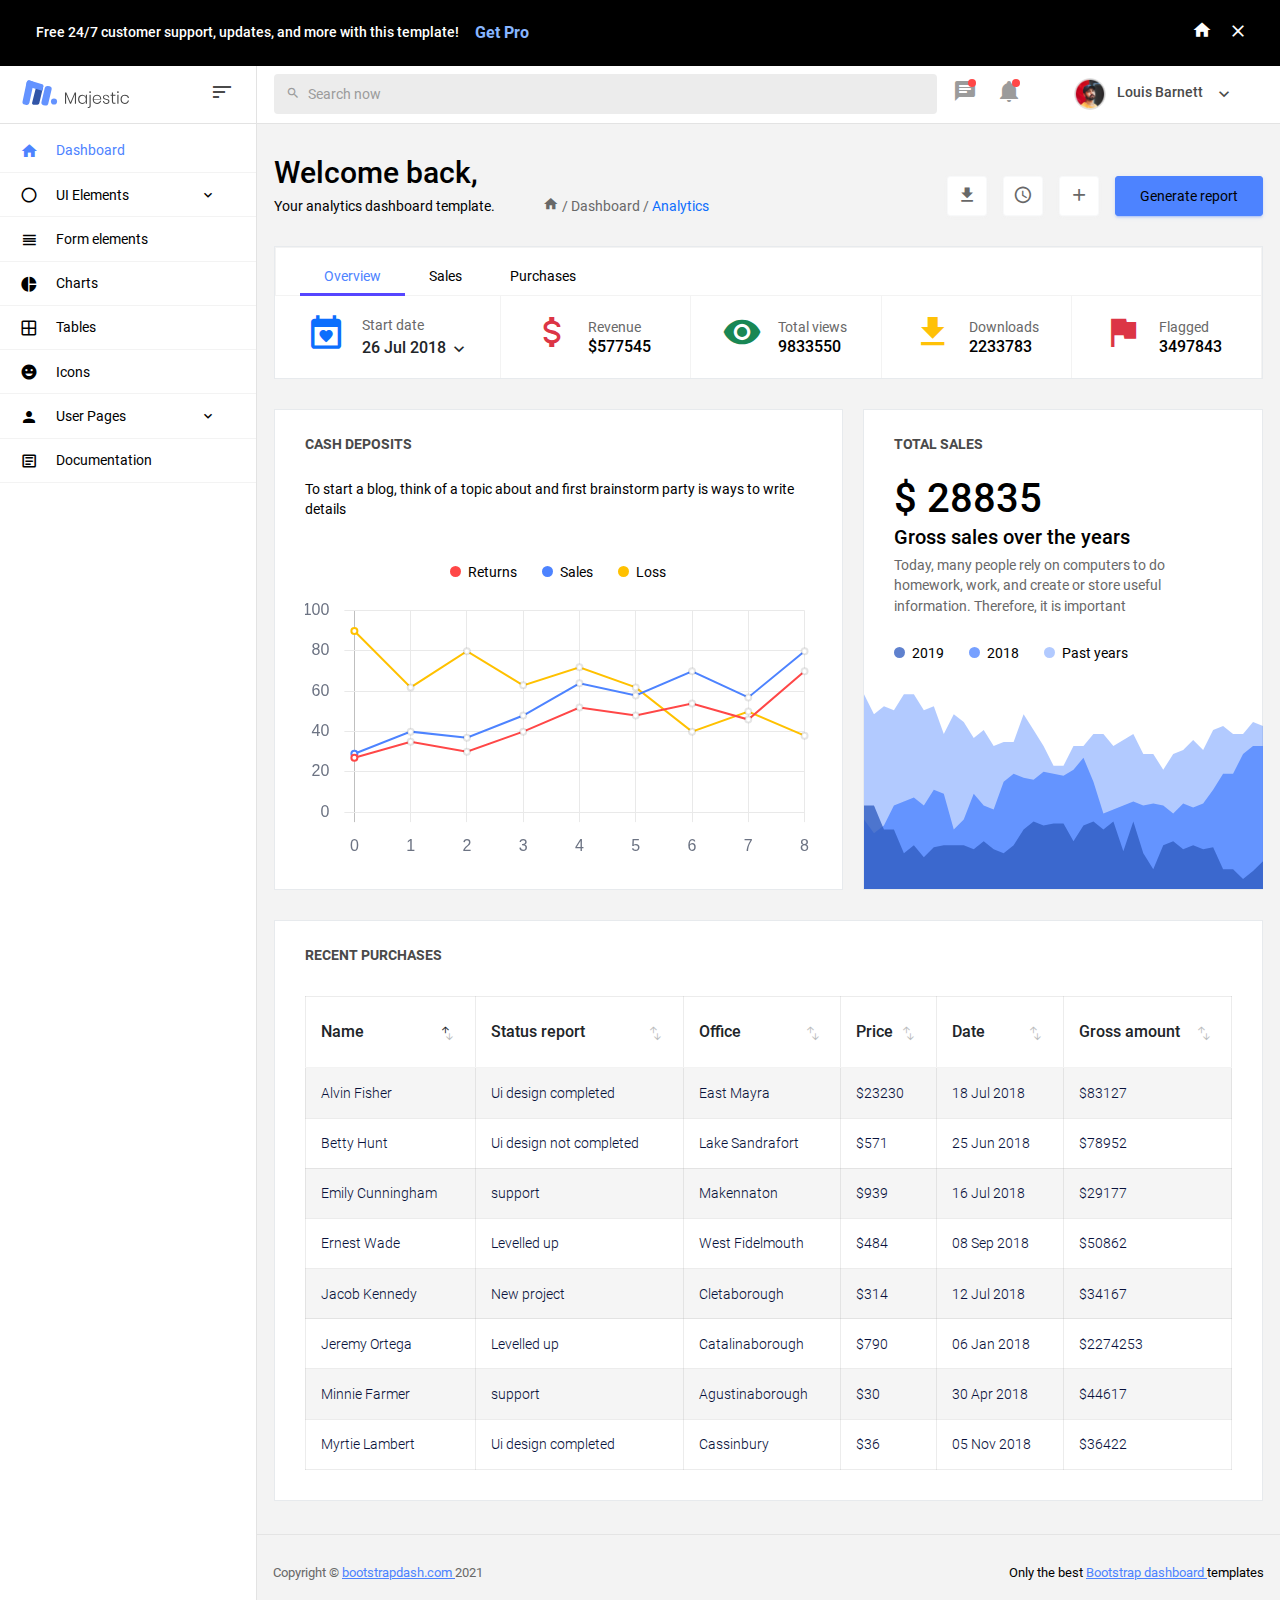
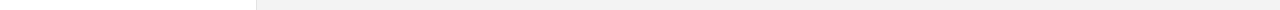
<file: static/static/index.html>
<!DOCTYPE html>
<html lang="en">

<head>
  <!-- Required meta tags -->
  <meta charset="utf-8">
  <meta name="viewport" content="width=device-width, initial-scale=1, shrink-to-fit=no">
  <title>Majestic Admin</title>
  <!-- plugins:css -->
  <link rel="stylesheet" href="vendors/mdi/css/materialdesignicons.min.css">
  <link rel="stylesheet" href="vendors/base/vendor.bundle.base.css">
  <!-- endinject -->
  <!-- plugin css for this page -->
  <link rel="stylesheet" href="vendors/datatables.net-bs4/dataTables.bootstrap4.css">
  <!-- End plugin css for this page -->
  <!-- inject:css -->
  <link rel="stylesheet" href="css/style.css">
  <!-- endinject -->
  <link rel="shortcut icon" href="images/favicon.png" />
</head>
<body>
  <div class="container-scroller">
    <div class="row p-0 m-0 proBanner" id="proBanner">
      <div class="col-md-12 p-0 m-0">
        <div class="card-body card-body-padding d-flex align-items-center justify-content-between">
          <div class="ps-lg-1">
            <div class="d-flex align-items-center justify-content-between">
              <p class="mb-0 font-weight-medium me-3 buy-now-text">Free 24/7 customer support, updates, and more with this template!</p>
              <a href="https://www.bootstrapdash.com/product/majestic-admin-pro/?utm_source=organic&utm_medium=banner&utm_campaign=buynow_demo" target="_blank" class="btn me-2 buy-now-btn border-0">Get Pro</a>
            </div>
          </div>
          <div class="d-flex align-items-center justify-content-between">
            <a href="https://www.bootstrapdash.com/product/majestic-admin-pro/"><i class="mdi mdi-home me-3 text-white"></i></a>
            <button id="bannerClose" class="btn border-0 p-0">
              <i class="mdi mdi-close text-white me-0"></i>
            </button>
          </div>
        </div>
      </div>
    </div>
    <!-- partial:partials/_navbar.html -->
    <nav class="navbar col-lg-12 col-12 p-0 fixed-top d-flex flex-row">
      <div class="navbar-brand-wrapper d-flex justify-content-center">
        <div class="navbar-brand-inner-wrapper d-flex justify-content-between align-items-center w-100">  
          <a class="navbar-brand brand-logo" href="index.html"><img src="images/logo.svg" alt="logo"/></a>
          <a class="navbar-brand brand-logo-mini" href="index.html"><img src="images/logo-mini.svg" alt="logo"/></a>
          <button class="navbar-toggler navbar-toggler align-self-center" type="button" data-toggle="minimize">
            <span class="mdi mdi-sort-variant"></span>
          </button>
        </div>  
      </div>
      <div class="navbar-menu-wrapper d-flex align-items-center justify-content-end">

        <ul class="navbar-nav mr-lg-4 w-100">
          <li class="nav-item nav-search d-none d-lg-block w-100">
            <div class="input-group">
              <div class="input-group-prepend">
                <span class="input-group-text" id="search">
                  <i class="mdi mdi-magnify"></i>
                </span>
              </div>
              <input type="text" class="form-control" placeholder="Search now" aria-label="search" aria-describedby="search">
            </div>
          </li>
        </ul>
        
        <ul class="navbar-nav navbar-nav-right">
          <li class="nav-item dropdown me-1">
            <a class="nav-link count-indicator dropdown-toggle d-flex justify-content-center align-items-center" id="messageDropdown" href="#" data-bs-toggle="dropdown">
              <i class="mdi mdi-message-text mx-0"></i>
              <span class="count"></span>
            </a>
            <div class="dropdown-menu dropdown-menu-right navbar-dropdown" aria-labelledby="messageDropdown">
              <p class="mb-0 font-weight-normal float-left dropdown-header">Messages</p>
              <a class="dropdown-item">
                <div class="item-thumbnail">
                    <img src="images/faces/face4.jpg" alt="image" class="profile-pic">
                </div>
                <div class="item-content flex-grow">
                  <h6 class="ellipsis font-weight-normal">David Grey
                  </h6>
                  <p class="font-weight-light small-text text-muted mb-0">
                    The meeting is cancelled
                  </p>
                </div>
              </a>
              <a class="dropdown-item">
                <div class="item-thumbnail">
                    <img src="images/faces/face2.jpg" alt="image" class="profile-pic">
                </div>
                <div class="item-content flex-grow">
                  <h6 class="ellipsis font-weight-normal">Tim Cook
                  </h6>
                  <p class="font-weight-light small-text text-muted mb-0">
                    New product launch
                  </p>
                </div>
              </a>
              <a class="dropdown-item">
                <div class="item-thumbnail">
                    <img src="images/faces/face3.jpg" alt="image" class="profile-pic">
                </div>
                <div class="item-content flex-grow">
                  <h6 class="ellipsis font-weight-normal"> Johnson
                  </h6>
                  <p class="font-weight-light small-text text-muted mb-0">
                    Upcoming board meeting
                  </p>
                </div>
              </a>
            </div>
          </li>
          <li class="nav-item dropdown me-4">
            <a class="nav-link count-indicator dropdown-toggle d-flex align-items-center justify-content-center notification-dropdown" id="notificationDropdown" href="#" data-bs-toggle="dropdown">
              <i class="mdi mdi-bell mx-0"></i>
              <span class="count"></span>
            </a>
            <div class="dropdown-menu dropdown-menu-right navbar-dropdown" aria-labelledby="notificationDropdown">
              <p class="mb-0 font-weight-normal float-left dropdown-header">Notifications</p>
              <a class="dropdown-item">
                <div class="item-thumbnail">
                  <div class="item-icon bg-success">
                    <i class="mdi mdi-information mx-0"></i>
                  </div>
                </div>
                <div class="item-content">
                  <h6 class="font-weight-normal">Application Error</h6>
                  <p class="font-weight-light small-text mb-0 text-muted">
                    Just now
                  </p>
                </div>
              </a>
              <a class="dropdown-item">
                <div class="item-thumbnail">
                  <div class="item-icon bg-warning">
                    <i class="mdi mdi-settings mx-0"></i>
                  </div>
                </div>
                <div class="item-content">
                  <h6 class="font-weight-normal">Settings</h6>
                  <p class="font-weight-light small-text mb-0 text-muted">
                    Private message
                  </p>
                </div>
              </a>
              <a class="dropdown-item">
                <div class="item-thumbnail">
                  <div class="item-icon bg-info">
                    <i class="mdi mdi-account-box mx-0"></i>
                  </div>
                </div>
                <div class="item-content">
                  <h6 class="font-weight-normal">New user registration</h6>
                  <p class="font-weight-light small-text mb-0 text-muted">
                    2 days ago
                  </p>
                </div>
              </a>
            </div>
          </li>
          <li class="nav-item nav-profile dropdown">
            <a class="nav-link dropdown-toggle" href="#" data-bs-toggle="dropdown" id="profileDropdown">
              <img src="images/faces/face5.jpg" alt="profile"/>
              <span class="nav-profile-name">Louis Barnett</span>
            </a>
            <div class="dropdown-menu dropdown-menu-right navbar-dropdown" aria-labelledby="profileDropdown">
              <a class="dropdown-item">
                <i class="mdi mdi-settings text-primary"></i>
                Settings
              </a>
              <a class="dropdown-item">
                <i class="mdi mdi-logout text-primary"></i>
                Logout
              </a>
            </div>
          </li>
        </ul>
        <button class="navbar-toggler navbar-toggler-right d-lg-none align-self-center" type="button" data-toggle="offcanvas">
          <span class="mdi mdi-menu"></span>
        </button>
      </div>
    </nav>
    <!-- partial -->
    <div class="container-fluid page-body-wrapper">
      <!-- partial:partials/_sidebar.html -->
      <nav class="sidebar sidebar-offcanvas" id="sidebar">
        <ul class="nav">
          <li class="nav-item">
            <a class="nav-link" href="index.html">
              <i class="mdi mdi-home menu-icon"></i>
              <span class="menu-title">Dashboard</span>
            </a>
          </li>
          <li class="nav-item">
            <a class="nav-link" data-bs-toggle="collapse" href="#ui-basic" aria-expanded="false" aria-controls="ui-basic">
              <i class="mdi mdi-circle-outline menu-icon"></i>
              <span class="menu-title">UI Elements</span>
              <i class="menu-arrow"></i>
            </a>
            <div class="collapse" id="ui-basic">
              <ul class="nav flex-column sub-menu">
                <li class="nav-item"> <a class="nav-link" href="pages/ui-features/buttons.html">Buttons</a></li>
                <li class="nav-item"> <a class="nav-link" href="pages/ui-features/typography.html">Typography</a></li>
              </ul>
            </div>
          </li>
          <li class="nav-item">
            <a class="nav-link" href="pages/forms/basic_elements.html">
              <i class="mdi mdi-view-headline menu-icon"></i>
              <span class="menu-title">Form elements</span>
            </a>
          </li>
          <li class="nav-item">
            <a class="nav-link" href="pages/charts/chartjs.html">
              <i class="mdi mdi-chart-pie menu-icon"></i>
              <span class="menu-title">Charts</span>
            </a>
          </li>
          <li class="nav-item">
            <a class="nav-link" href="pages/tables/basic-table.html">
              <i class="mdi mdi-grid-large menu-icon"></i>
              <span class="menu-title">Tables</span>
            </a>
          </li>
          <li class="nav-item">
            <a class="nav-link" href="pages/icons/mdi.html">
              <i class="mdi mdi-emoticon menu-icon"></i>
              <span class="menu-title">Icons</span>
            </a>
          </li>
          <li class="nav-item">
            <a class="nav-link" data-bs-toggle="collapse" href="#auth" aria-expanded="false" aria-controls="auth">
              <i class="mdi mdi-account menu-icon"></i>
              <span class="menu-title">User Pages</span>
              <i class="menu-arrow"></i>
            </a>
            <div class="collapse" id="auth">
              <ul class="nav flex-column sub-menu">
                <li class="nav-item"> <a class="nav-link" href="pages/samples/login.html"> Login </a></li>
                <li class="nav-item"> <a class="nav-link" href="pages/samples/login-2.html"> Login 2 </a></li>
                <li class="nav-item"> <a class="nav-link" href="pages/samples/register.html"> Register </a></li>
                <li class="nav-item"> <a class="nav-link" href="pages/samples/register-2.html"> Register 2 </a></li>
                <li class="nav-item"> <a class="nav-link" href="pages/samples/lock-screen.html"> Lockscreen </a></li>
              </ul>
            </div>
          </li>
          <li class="nav-item">
            <a class="nav-link" href="documentation/documentation.html">
              <i class="mdi mdi-file-document-box-outline menu-icon"></i>
              <span class="menu-title">Documentation</span>
            </a>
          </li>
        </ul>
      </nav>
      <!-- partial -->
      <div class="main-panel">
        <div class="content-wrapper">
          
          <div class="row">
            <div class="col-md-12 grid-margin">
              <div class="d-flex justify-content-between flex-wrap">
                <div class="d-flex align-items-end flex-wrap">
                  <div class="me-md-3 me-xl-5">
                    <h2>Welcome back,</h2>
                    <p class="mb-md-0">Your analytics dashboard template.</p>
                  </div>
                  <div class="d-flex">
                    <i class="mdi mdi-home text-muted hover-cursor"></i>
                    <p class="text-muted mb-0 hover-cursor">&nbsp;/&nbsp;Dashboard&nbsp;/&nbsp;</p>
                    <p class="text-primary mb-0 hover-cursor">Analytics</p>
                  </div>
                </div>
                <div class="d-flex justify-content-between align-items-end flex-wrap">
                  <button type="button" class="btn btn-light bg-white btn-icon me-3 d-none d-md-block ">
                    <i class="mdi mdi-download text-muted"></i>
                  </button>
                  <button type="button" class="btn btn-light bg-white btn-icon me-3 mt-2 mt-xl-0">
                    <i class="mdi mdi-clock-outline text-muted"></i>
                  </button>
                  <button type="button" class="btn btn-light bg-white btn-icon me-3 mt-2 mt-xl-0">
                    <i class="mdi mdi-plus text-muted"></i>
                  </button>
                  <button class="btn btn-primary mt-2 mt-xl-0">Generate report</button>
                </div>
              </div>
            </div>
          </div>
          <div class="row">
            <div class="col-md-12 grid-margin stretch-card">
              <div class="card">
                <div class="card-body dashboard-tabs p-0">
                  <ul class="nav nav-tabs px-4" role="tablist">
                    <li class="nav-item">
                      <a class="nav-link active" id="overview-tab" data-bs-toggle="tab" href="#overview" role="tab" aria-controls="overview" aria-selected="true">Overview</a>
                    </li>
                    <li class="nav-item">
                      <a class="nav-link" id="sales-tab" data-bs-toggle="tab" href="#sales" role="tab" aria-controls="sales" aria-selected="false">Sales</a>
                    </li>
                    <li class="nav-item">
                      <a class="nav-link" id="purchases-tab" data-bs-toggle="tab" href="#purchases" role="tab" aria-controls="purchases" aria-selected="false">Purchases</a>
                    </li>
                  </ul>
                  <div class="tab-content py-0 px-0">
                    <div class="tab-pane fade show active" id="overview" role="tabpanel" aria-labelledby="overview-tab">
                      <div class="d-flex flex-wrap justify-content-xl-between">
                        <div class="d-none d-xl-flex border-md-right flex-grow-1 align-items-center justify-content-center p-3 item">
                          <i class="mdi mdi-calendar-heart icon-lg me-3 text-primary"></i>
                          <div class="d-flex flex-column justify-content-around">
                            <small class="mb-1 text-muted">Start date</small>
                            <div class="dropdown">
                              <a class="btn btn-secondary dropdown-toggle p-0 bg-transparent border-0 text-dark shadow-none font-weight-medium" href="#" role="button" id="dropdownMenuLinkA" data-bs-toggle="dropdown" aria-haspopup="true" aria-expanded="false">
                                <h5 class="mb-0 d-inline-block">26 Jul 2018</h5>
                              </a>
                              <div class="dropdown-menu" aria-labelledby="dropdownMenuLinkA">
                                <a class="dropdown-item" href="#">12 Aug 2018</a>
                                <a class="dropdown-item" href="#">22 Sep 2018</a>
                                <a class="dropdown-item" href="#">21 Oct 2018</a>
                              </div>
                            </div>
                          </div>
                        </div>
                        <div class="d-flex border-md-right flex-grow-1 align-items-center justify-content-center p-3 item">
                          <i class="mdi mdi-currency-usd me-3 icon-lg text-danger"></i>
                          <div class="d-flex flex-column justify-content-around">
                            <small class="mb-1 text-muted">Revenue</small>
                            <h5 class="me-2 mb-0">$577545</h5>
                          </div>
                        </div>
                        <div class="d-flex border-md-right flex-grow-1 align-items-center justify-content-center p-3 item">
                          <i class="mdi mdi-eye me-3 icon-lg text-success"></i>
                          <div class="d-flex flex-column justify-content-around">
                            <small class="mb-1 text-muted">Total views</small>
                            <h5 class="me-2 mb-0">9833550</h5>
                          </div>
                        </div>
                        <div class="d-flex border-md-right flex-grow-1 align-items-center justify-content-center p-3 item">
                          <i class="mdi mdi-download me-3 icon-lg text-warning"></i>
                          <div class="d-flex flex-column justify-content-around">
                            <small class="mb-1 text-muted">Downloads</small>
                            <h5 class="me-2 mb-0">2233783</h5>
                          </div>
                        </div>
                        <div class="d-flex py-3 border-md-right flex-grow-1 align-items-center justify-content-center p-3 item">
                          <i class="mdi mdi-flag me-3 icon-lg text-danger"></i>
                          <div class="d-flex flex-column justify-content-around">
                            <small class="mb-1 text-muted">Flagged</small>
                            <h5 class="me-2 mb-0">3497843</h5>
                          </div>
                        </div>
                      </div>
                    </div>
                    <div class="tab-pane fade" id="sales" role="tabpanel" aria-labelledby="sales-tab">
                      <div class="d-flex flex-wrap justify-content-xl-between">
                        <div class="d-none d-xl-flex border-md-right flex-grow-1 align-items-center justify-content-center p-3 item">
                          <i class="mdi mdi-calendar-heart icon-lg me-3 text-primary"></i>
                          <div class="d-flex flex-column justify-content-around">
                            <small class="mb-1 text-muted">Start date</small>
                            <div class="dropdown">
                              <a class="btn btn-secondary dropdown-toggle p-0 bg-transparent border-0 text-dark shadow-none font-weight-medium" href="#" role="button" id="dropdownMenuLinkA" data-bs-toggle="dropdown" aria-haspopup="true" aria-expanded="false">
                                <h5 class="mb-0 d-inline-block">26 Jul 2018</h5>
                              </a>
                              <div class="dropdown-menu" aria-labelledby="dropdownMenuLinkA">
                                <a class="dropdown-item" href="#">12 Aug 2018</a>
                                <a class="dropdown-item" href="#">22 Sep 2018</a>
                                <a class="dropdown-item" href="#">21 Oct 2018</a>
                              </div>
                            </div>
                          </div>
                        </div>
                        <div class="d-flex border-md-right flex-grow-1 align-items-center justify-content-center p-3 item">
                          <i class="mdi mdi-download me-3 icon-lg text-warning"></i>
                          <div class="d-flex flex-column justify-content-around">
                            <small class="mb-1 text-muted">Downloads</small>
                            <h5 class="me-2 mb-0">2233783</h5>
                          </div>
                        </div>
                        <div class="d-flex border-md-right flex-grow-1 align-items-center justify-content-center p-3 item">
                          <i class="mdi mdi-eye me-3 icon-lg text-success"></i>
                          <div class="d-flex flex-column justify-content-around">
                            <small class="mb-1 text-muted">Total views</small>
                            <h5 class="me-2 mb-0">9833550</h5>
                          </div>
                        </div>
                        <div class="d-flex border-md-right flex-grow-1 align-items-center justify-content-center p-3 item">
                          <i class="mdi mdi-currency-usd me-3 icon-lg text-danger"></i>
                          <div class="d-flex flex-column justify-content-around">
                            <small class="mb-1 text-muted">Revenue</small>
                            <h5 class="me-2 mb-0">$577545</h5>
                          </div>
                        </div>
                        <div class="d-flex py-3 border-md-right flex-grow-1 align-items-center justify-content-center p-3 item">
                          <i class="mdi mdi-flag me-3 icon-lg text-danger"></i>
                          <div class="d-flex flex-column justify-content-around">
                            <small class="mb-1 text-muted">Flagged</small>
                            <h5 class="me-2 mb-0">3497843</h5>
                          </div>
                        </div>
                      </div>
                    </div>
                    <div class="tab-pane fade" id="purchases" role="tabpanel" aria-labelledby="purchases-tab">
                      <div class="d-flex flex-wrap justify-content-xl-between">
                        <div class="d-none d-xl-flex border-md-right flex-grow-1 align-items-center justify-content-center p-3 item">
                          <i class="mdi mdi-calendar-heart icon-lg me-3 text-primary"></i>
                          <div class="d-flex flex-column justify-content-around">
                            <small class="mb-1 text-muted">Start date</small>
                            <div class="dropdown">
                              <a class="btn btn-secondary dropdown-toggle p-0 bg-transparent border-0 text-dark shadow-none font-weight-medium" href="#" role="button" id="dropdownMenuLinkA" data-bs-toggle="dropdown" aria-haspopup="true" aria-expanded="false">
                                <h5 class="mb-0 d-inline-block">26 Jul 2018</h5>
                              </a>
                              <div class="dropdown-menu" aria-labelledby="dropdownMenuLinkA">
                                <a class="dropdown-item" href="#">12 Aug 2018</a>
                                <a class="dropdown-item" href="#">22 Sep 2018</a>
                                <a class="dropdown-item" href="#">21 Oct 2018</a>
                              </div>
                            </div>
                          </div>
                        </div>
                        <div class="d-flex border-md-right flex-grow-1 align-items-center justify-content-center p-3 item">
                          <i class="mdi mdi-currency-usd me-3 icon-lg text-danger"></i>
                          <div class="d-flex flex-column justify-content-around">
                            <small class="mb-1 text-muted">Revenue</small>
                            <h5 class="me-2 mb-0">$577545</h5>
                          </div>
                        </div>
                        <div class="d-flex border-md-right flex-grow-1 align-items-center justify-content-center p-3 item">
                          <i class="mdi mdi-eye me-3 icon-lg text-success"></i>
                          <div class="d-flex flex-column justify-content-around">
                            <small class="mb-1 text-muted">Total views</small>
                            <h5 class="me-2 mb-0">9833550</h5>
                          </div>
                        </div>
                        <div class="d-flex border-md-right flex-grow-1 align-items-center justify-content-center p-3 item">
                          <i class="mdi mdi-download me-3 icon-lg text-warning"></i>
                          <div class="d-flex flex-column justify-content-around">
                            <small class="mb-1 text-muted">Downloads</small>
                            <h5 class="me-2 mb-0">2233783</h5>
                          </div>
                        </div>
                        <div class="d-flex py-3 border-md-right flex-grow-1 align-items-center justify-content-center p-3 item">
                          <i class="mdi mdi-flag me-3 icon-lg text-danger"></i>
                          <div class="d-flex flex-column justify-content-around">
                            <small class="mb-1 text-muted">Flagged</small>
                            <h5 class="me-2 mb-0">3497843</h5>
                          </div>
                        </div>
                      </div>
                    </div>
                  </div>
                </div>
              </div>
            </div>
          </div>
          <div class="row">
            <div class="col-md-7 grid-margin stretch-card">
              <div class="card">
                <div class="card-body">
                  <p class="card-title">Cash deposits</p>
                  <p class="mb-4">To start a blog, think of a topic about and first brainstorm party is ways to write details</p>
                  <div id="cash-deposits-chart-legend" class="d-flex justify-content-center pt-3"></div>
                  <canvas id="cash-deposits-chart"></canvas>
                </div>
              </div>
            </div>
            <div class="col-md-5 grid-margin stretch-card">
              <div class="card">
                <div class="card-body">
                  <p class="card-title">Total sales</p>
                  <h1>$ 28835</h1>
                  <h4>Gross sales over the years</h4>
                  <p class="text-muted">Today, many people rely on computers to do homework, work, and create or store useful information. Therefore, it is important </p>
                  <div id="total-sales-chart-legend"></div>                  
                </div>
                <canvas id="total-sales-chart"></canvas>
              </div>
            </div>
          </div>

          <div class="row">
            <div class="col-md-12 stretch-card">
              <div class="card">
                <div class="card-body">
                  <p class="card-title">Recent Purchases</p>
                  <div class="table-responsive">
                    <table id="recent-purchases-listing" class="table">
                      <thead>
                        <tr>
                            <th>Name</th>
                            <th>Status report</th>
                            <th>Office</th>
                            <th>Price</th>
                            <th>Date</th>
                            <th>Gross amount</th>
                        </tr>
                      </thead>
                      <tbody>
                        <tr>
                            <td>Jeremy Ortega</td>
                            <td>Levelled up</td>
                            <td>Catalinaborough</td>
                            <td>$790</td>
                            <td>06 Jan 2018</td>
                            <td>$2274253</td>
                        </tr>
                        <tr>
                            <td>Alvin Fisher</td>
                            <td>Ui design completed</td>
                            <td>East Mayra</td>
                            <td>$23230</td>
                            <td>18 Jul 2018</td>
                            <td>$83127</td>
                        </tr>
                        <tr>
                            <td>Emily Cunningham</td>
                            <td>support</td>
                            <td>Makennaton</td>
                            <td>$939</td>
                            <td>16 Jul 2018</td>
                            <td>$29177</td>
                        </tr>
                        <tr>
                            <td>Minnie Farmer</td>
                            <td>support</td>
                            <td>Agustinaborough</td>
                            <td>$30</td>
                            <td>30 Apr 2018</td>
                            <td>$44617</td>
                        </tr>
                        <tr>
                            <td>Betty Hunt</td>
                            <td>Ui design not completed</td>
                            <td>Lake Sandrafort</td>
                            <td>$571</td>
                            <td>25 Jun 2018</td>
                            <td>$78952</td>
                        </tr>
                        <tr>
                            <td>Myrtie Lambert</td>
                            <td>Ui design completed</td>
                            <td>Cassinbury</td>
                            <td>$36</td>
                            <td>05 Nov 2018</td>
                            <td>$36422</td>
                        </tr>
                        <tr>
                            <td>Jacob Kennedy</td>
                            <td>New project</td>
                            <td>Cletaborough</td>
                            <td>$314</td>
                            <td>12 Jul 2018</td>
                            <td>$34167</td>
                        </tr>
                        <tr>
                            <td>Ernest Wade</td>
                            <td>Levelled up</td>
                            <td>West Fidelmouth</td>
                            <td>$484</td>
                            <td>08 Sep 2018</td>
                            <td>$50862</td>
                        </tr>
                      </tbody>
                    </table>
                  </div>
                </div>
              </div>
            </div>
          </div>
        </div>
        <!-- content-wrapper ends -->
        <!-- partial:partials/_footer.html -->
        <footer class="footer">
        <div class="d-sm-flex justify-content-center justify-content-sm-between">
          <span class="text-muted text-center text-sm-left d-block d-sm-inline-block">Copyright © <a href="https://www.bootstrapdash.com/" target="_blank">bootstrapdash.com </a>2021</span>
          <span class="float-none float-sm-right d-block mt-1 mt-sm-0 text-center">Only the best <a href="https://www.bootstrapdash.com/" target="_blank"> Bootstrap dashboard  </a> templates</span>
        </div>
        </footer>
        <!-- partial -->
      </div>
      <!-- main-panel ends -->
    </div>
    <!-- page-body-wrapper ends -->
  </div>
  <!-- container-scroller -->

  <!-- plugins:js -->
  <script src="vendors/base/vendor.bundle.base.js"></script>
  <!-- endinject -->
  <!-- Plugin js for this page-->
  <script src="vendors/chart.js/Chart.min.js"></script>
  <script src="vendors/datatables.net/jquery.dataTables.js"></script>
  <script src="vendors/datatables.net-bs4/dataTables.bootstrap4.js"></script>
  <!-- End plugin js for this page-->
  <!-- inject:js -->
  <script src="js/off-canvas.js"></script>
  <script src="js/hoverable-collapse.js"></script>
  <script src="js/template.js"></script>
  <!-- endinject -->
  <!-- Custom js for this page-->
  <script src="js/dashboard.js"></script>
  <script src="js/data-table.js"></script>
  <script src="js/jquery.dataTables.js"></script>
  <script src="js/dataTables.bootstrap4.js"></script>
  <!-- End custom js for this page-->

  <script src="js/jquery.cookie.js" type="text/javascript"></script>
</body>

</html>
</file>
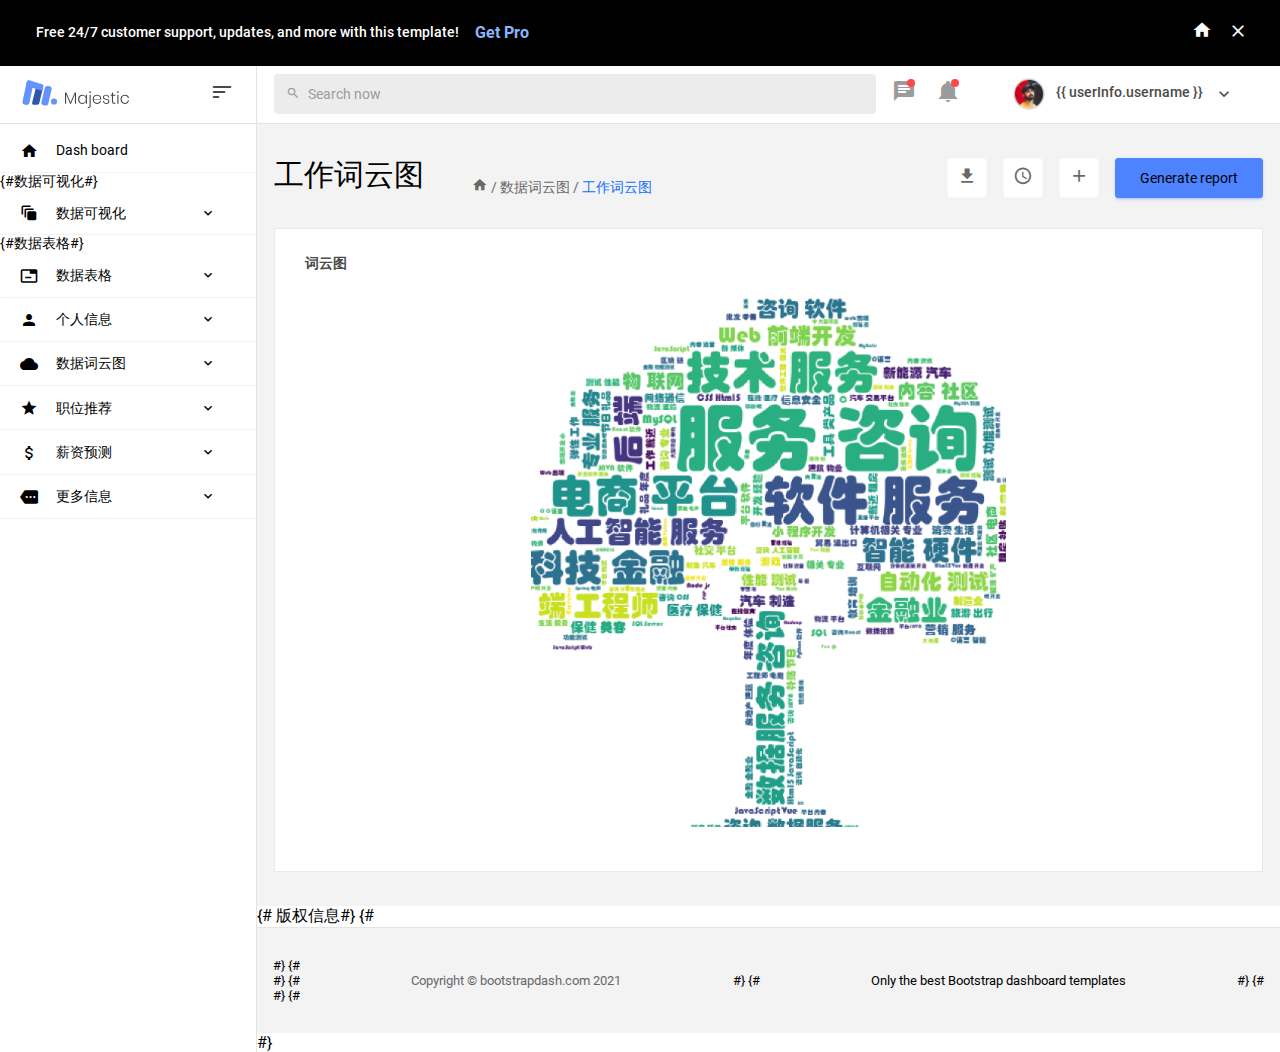
<file: myApp/templates/tagCloud.html>
<!DOCTYPE html>
<html lang="en">

<head>
    <!-- Required meta tags -->
    <meta charset="utf-8">
    <meta name="viewport" content="width=device-width, initial-scale=1, shrink-to-fit=no">
    <title>招聘数据可视化系统</title>
    <!-- plugins:css -->
    <link rel="stylesheet" href="/static/static/vendors/mdi/css/materialdesignicons.min.css">
    <link rel="stylesheet" href="/static/static/vendors/base/vendor.bundle.base.css">
    <!-- endinject -->
    <!-- plugin css for this page -->
    <link rel="stylesheet" href="/static/static/vendors/datatables.net-bs4/dataTables.bootstrap4.css">
    <!-- End plugin css for this page -->
    <!-- inject:css -->
    <link rel="stylesheet" href="/static/static/css/style.css">
    <!-- endinject -->
    <link rel="shortcut icon" href="/static/static/images/favicon.png"/>
</head>
<body>
<div class="container-scroller">
    <div class="row p-0 m-0 proBanner" id="proBanner">
        <div class="col-md-12 p-0 m-0">
            <div class="card-body card-body-padding d-flex align-items-center justify-content-between">
                <div class="ps-lg-1">
                    <div class="d-flex align-items-center justify-content-between">
                        <p class="mb-0 font-weight-medium me-3 buy-now-text">Free 24/7 customer support, updates, and
                            more with this template!</p>
                        <a href="https://www.bootstrapdash.com/product/majestic-admin-pro/?utm_source=organic&utm_medium=banner&utm_campaign=buynow_demo"
                           target="_blank" class="btn me-2 buy-now-btn border-0">Get Pro</a>
                    </div>
                </div>
                <div class="d-flex align-items-center justify-content-between">
                    <a href="https://www.bootstrapdash.com/product/majestic-admin-pro/"><i
                            class="mdi mdi-home me-3 text-white"></i></a>
                    <button id="bannerClose" class="btn border-0 p-0">
                        <i class="mdi mdi-close text-white me-0"></i>
                    </button>
                </div>
            </div>
        </div>
    </div>
    <!-- partial:partials/_navbar.html -->
    <nav class="navbar col-lg-12 col-12 p-0 fixed-top d-flex flex-row">
        <div class="navbar-brand-wrapper d-flex justify-content-center">
            <div class="navbar-brand-inner-wrapper d-flex justify-content-between align-items-center w-100">
                <a class="navbar-brand brand-logo" href="index.html"><img src="/static/static/images/logo.svg"
                                                                          alt="logo"/></a>
                <a class="navbar-brand brand-logo-mini" href="index.html"><img src="/static/static/images/logo-mini.svg"
                                                                               alt="logo"/></a>
                <button class="navbar-toggler navbar-toggler align-self-center" type="button" data-toggle="minimize">
                    <span class="mdi mdi-sort-variant"></span>
                </button>
            </div>
        </div>
        <div class="navbar-menu-wrapper d-flex align-items-center justify-content-end">

            <ul class="navbar-nav mr-lg-4 w-100">
                <li class="nav-item nav-search d-none d-lg-block w-100">
                    <div class="input-group">
                        <div class="input-group-prepend">
                <span class="input-group-text" id="search">
                  <i class="mdi mdi-magnify"></i>
                </span>
                        </div>
                        <input type="text" class="form-control" placeholder="Search now" aria-label="search"
                               aria-describedby="search">
                    </div>
                </li>
            </ul>

            <ul class="navbar-nav navbar-nav-right">
                <li class="nav-item dropdown me-1">
                    <a class="nav-link count-indicator dropdown-toggle d-flex justify-content-center align-items-center"
                       id="messageDropdown" href="#" data-bs-toggle="dropdown">
                        <i class="mdi mdi-message-text mx-0"></i>
                        <span class="count"></span>
                    </a>
                    <div class="dropdown-menu dropdown-menu-right navbar-dropdown" aria-labelledby="messageDropdown">
                        <p class="mb-0 font-weight-normal float-left dropdown-header">Messages</p>
                        <a class="dropdown-item">
                            <div class="item-thumbnail">
                                <img src="/static/static/images/faces/face4.jpg" alt="image" class="profile-pic">
                            </div>
                            <div class="item-content flex-grow">
                                <h6 class="ellipsis font-weight-normal">David Grey
                                </h6>
                                <p class="font-weight-light small-text text-muted mb-0">
                                    The meeting is cancelled
                                </p>
                            </div>
                        </a>
                        <a class="dropdown-item">
                            <div class="item-thumbnail">
                                <img src="/static/static/images/faces/face2.jpg" alt="image" class="profile-pic">
                            </div>
                            <div class="item-content flex-grow">
                                <h6 class="ellipsis font-weight-normal">Tim Cook
                                </h6>
                                <p class="font-weight-light small-text text-muted mb-0">
                                    New product launch
                                </p>
                            </div>
                        </a>
                        <a class="dropdown-item">
                            <div class="item-thumbnail">
                                <img src="/static/static/images/faces/face3.jpg" alt="image" class="profile-pic">
                            </div>
                            <div class="item-content flex-grow">
                                <h6 class="ellipsis font-weight-normal"> Johnson
                                </h6>
                                <p class="font-weight-light small-text text-muted mb-0">
                                    Upcoming board meeting
                                </p>
                            </div>
                        </a>
                    </div>
                </li>
                <li class="nav-item dropdown me-4">
                    <a class="nav-link count-indicator dropdown-toggle d-flex align-items-center justify-content-center notification-dropdown"
                       id="notificationDropdown" href="#" data-bs-toggle="dropdown">
                        <i class="mdi mdi-bell mx-0"></i>
                        <span class="count"></span>
                    </a>
                    <div class="dropdown-menu dropdown-menu-right navbar-dropdown"
                         aria-labelledby="notificationDropdown">
                        <p class="mb-0 font-weight-normal float-left dropdown-header">Notifications</p>
                        <a class="dropdown-item">
                            <div class="item-thumbnail">
                                <div class="item-icon bg-success">
                                    <i class="mdi mdi-information mx-0"></i>
                                </div>
                            </div>
                            <div class="item-content">
                                <h6 class="font-weight-normal">Application Error</h6>
                                <p class="font-weight-light small-text mb-0 text-muted">
                                    Just now
                                </p>
                            </div>
                        </a>
                        <a class="dropdown-item">
                            <div class="item-thumbnail">
                                <div class="item-icon bg-warning">
                                    <i class="mdi mdi-settings mx-0"></i>
                                </div>
                            </div>
                            <div class="item-content">
                                <h6 class="font-weight-normal">Settings</h6>
                                <p class="font-weight-light small-text mb-0 text-muted">
                                    Private message
                                </p>
                            </div>
                        </a>
                        <a class="dropdown-item">
                            <div class="item-thumbnail">
                                <div class="item-icon bg-info">
                                    <i class="mdi mdi-account-box mx-0"></i>
                                </div>
                            </div>
                            <div class="item-content">
                                <h6 class="font-weight-normal">New user registration</h6>
                                <p class="font-weight-light small-text mb-0 text-muted">
                                    2 days ago
                                </p>
                            </div>
                        </a>
                    </div>
                </li>
                <li class="nav-item nav-profile dropdown">
                    <a class="nav-link dropdown-toggle" href="#" data-bs-toggle="dropdown" id="profileDropdown">
                        <img src="/static/static/images/faces/face5.jpg" alt="profile"/>
                        <span class="nav-profile-name">{{ userInfo.username }}</span>
                    </a>
                    <div class="dropdown-menu dropdown-menu-right navbar-dropdown" aria-labelledby="profileDropdown">
                        <a class="dropdown-item">
                            <i class="mdi mdi-account-star text-primary"></i>
                            个人信息
                        </a>
                        <a class="dropdown-item" href="/myApp/home">
                            <i class="mdi mdi-animation text-primary"></i>
                            可视化大屏
                        </a>
                        <a class="dropdown-item" href="/myApp/logOut">
                            <i class="mdi mdi-logout text-primary"></i>
                            退出登录
                        </a>
                    </div>
                </li>
            </ul>
            <button class="navbar-toggler navbar-toggler-right d-lg-none align-self-center" type="button"
                    data-toggle="offcanvas">
                <span class="mdi mdi-menu"></span>
            </button>
        </div>
    </nav>
    <!-- partial -->
    <div class="container-fluid page-body-wrapper">
        <!-- partial:partials/_sidebar.html -->
      <nav class="sidebar sidebar-offcanvas" id="sidebar">
            <ul class="nav">
                <li class="nav-item">
                    <a class="nav-link" href="index.html">
                        <i class="mdi mdi-home menu-icon"></i>
                        <span class="menu-title">Dash board</span>
                    </a>
                </li>
                {#数据可视化#}
                <li class="nav-item">
                    <a class="nav-link" data-bs-toggle="collapse" href="#ui-basic" aria-expanded="false"
                       aria-controls="ui-basic">
                        <i class="mdi mdi-animation menu-icon"></i>
                        <span class="menu-title">数据可视化</span>
                        <i class="menu-arrow"></i>
                    </a>
                    <div class="collapse" id="ui-basic">
                        <ul class="nav flex-column sub-menu">
                            <li class="nav-item"><a class="nav-link"
                                                    href="/myApp/salaryChar/">薪资分析</a>
                            </li>
                            <li class="nav-item"><a class="nav-link"
                                                    href="/myApp/educationChar/">经验学历分析</a>
                            </li>
                            <li class="nav-item"><a class="nav-link"
                                                    href="/myApp/industryChar/">行业分析</a>
                            </li>
                            <li class="nav-item"><a class="nav-link"
                                                    href="/myApp/cityChar/">城市分析</a>
                            </li>
                        </ul>
                    </div>
                </li>
                {#数据表格#}
                <li class="nav-item">
                    <a class="nav-link" data-bs-toggle="collapse" href="#auth1" aria-expanded="false"
                       aria-controls="auth1">
                        <i class="mdi mdi-tab-minus menu-icon"></i>
                        <span class="menu-title">数据表格</span>
                        <i class="menu-arrow"></i>
                    </a>
                    <div class="collapse" id="auth1">
                        <ul class="nav flex-column sub-menu">
                            <li class="nav-item"><a class="nav-link" href="/myApp/tableData/">
                                工作职位数据 </a></li>

                        </ul>
                    </div>
                </li>
                <li class="nav-item">
                    <a class="nav-link" data-bs-toggle="collapse" href="#auth2" aria-expanded="false"
                       aria-controls="auth2">
                        <i class="mdi mdi-account menu-icon"></i>
                        <span class="menu-title">个人信息</span>
                        <i class="menu-arrow"></i>
                    </a>
                    <div class="collapse" id="auth2">
                        <ul class="nav flex-column sub-menu">
                            <li class="nav-item"><a class="nav-link" href="/myApp/changeInfo/">
                                信息管理 </a></li>
                            <li class="nav-item"><a class="nav-link" href="/myApp/collectData/">
                                收藏数据 </a></li>
                        </ul>
                    </div>
                </li>
                <li class="nav-item">
                    <a class="nav-link" data-bs-toggle="collapse" href="#auth3" aria-expanded="false"
                       aria-controls="auth3">
                        <i class="mdi mdi-cloud menu-icon"></i>
                        <span class="menu-title">数据词云图</span>
                        <i class="menu-arrow"></i>
                    </a>
                    <div class="collapse" id="auth3">
                        <ul class="nav flex-column sub-menu">
                            <li class="nav-item"><a class="nav-link" href="/myApp/titleCloud/">
                                工作词云图 </a></li>
                            <li class="nav-item"><a class="nav-link" href="/myApp/tagCloud/">
                                工作标签词云图 </a></li>

                        </ul>
                    </div>
                </li>
                <li class="nav-item">
                    <a class="nav-link" data-bs-toggle="collapse" href="#auth4" aria-expanded="false"
                       aria-controls="auth4">
                        <i class="mdi mdi-star menu-icon"></i>
                        <span class="menu-title">职位推荐</span>
                        <i class="menu-arrow"></i>
                    </a>
                    <div class="collapse" id="auth4">
                        <ul class="nav flex-column sub-menu">
                            <li class="nav-item"><a class="nav-link" href="/myApp/recommendPage/">
                                推荐 </a></li>
                        </ul>
                    </div>
                </li>
                <li class="nav-item">
                    <a class="nav-link" data-bs-toggle="collapse" href="#auth5" aria-expanded="false"
                       aria-controls="auth5">
                        <i class="mdi mdi-currency-usd menu-icon"></i>
                        <span class="menu-title">薪资预测</span>
                        <i class="menu-arrow"></i>
                    </a>
                    <div class="collapse" id="auth5">
                        <ul class="nav flex-column sub-menu">
                            <li class="nav-item"><a class="nav-link" href="/myApp/predict/">
                                预测 </a></li>

                        </ul>
                    </div>
                </li>
                <li class="nav-item">
                    <a class="nav-link" data-bs-toggle="collapse" href="#auth6" aria-expanded="false"
                       aria-controls="auth6">
                        <i class="mdi mdi-more menu-icon"></i>
                        <span class="menu-title">更多信息</span>
                        <i class="menu-arrow"></i>
                    </a>
                    <div class="collapse" id="auth6">
                        <ul class="nav flex-column sub-menu">
                            <li class="nav-item"><a class="nav-link" href="https://www.lagou.com/wn/">
                                请访问网站，点击访问 </a></li>

                        </ul>
                    </div>


                </li>

            </ul>
        </nav>
        <!-- partial -->
        <div class="main-panel">
            <div class="content-wrapper">
                <div class="row">
                    <div class="col-md-12 grid-margin">
                        <div class="d-flex justify-content-between flex-wrap">
                            <div class="d-flex align-items-end flex-wrap">
                                <div class="me-md-3 me-xl-5">
                                    <h2>工作词云图</h2>
                                </div>
                                <div class="d-flex">
                                    <i class="mdi mdi-home text-muted hover-cursor"></i>
                                    <p class="text-muted mb-0 hover-cursor">&nbsp;/&nbsp;数据词云图&nbsp;/&nbsp;</p>
                                    <p class="text-primary mb-0 hover-cursor">工作词云图</p>
                                </div>
                            </div>
                            <div class="d-flex justify-content-between align-items-end flex-wrap">
                                <button type="button" class="btn btn-light bg-white btn-icon me-3 d-none d-md-block ">
                                    <i class="mdi mdi-download text-muted"></i>
                                </button>
                                <button type="button" class="btn btn-light bg-white btn-icon me-3 mt-2 mt-xl-0">
                                    <i class="mdi mdi-clock-outline text-muted"></i>
                                </button>
                                <button type="button" class="btn btn-light bg-white btn-icon me-3 mt-2 mt-xl-0">
                                    <i class="mdi mdi-plus text-muted"></i>
                                </button>
                                <button class="btn btn-primary mt-2 mt-xl-0">Generate report</button>
                            </div>
                        </div>
                    </div>
                </div>
                <div class="row">
                    <div class="col-md-12 stretch-card">
                        <div class="card">
                            <div class="card-body">
                                <p class="card-title">词云图</p>
                                <div id="mainA" style="width: 100%;height: 550px; text-align: center">

                                    <img src="/static/static/images/tagCloud.png " alt=" " style="height:530px">
                                </div>
                            </div>
                        </div>
                    </div>
                </div>


            </div>
            <!-- content-wrapper ends -->
            <!-- partial:partials/_footer.html -->

            {#            版权信息#}
            {#            <footer class="footer">#}
            {#                <div class="d-sm-flex justify-content-center justify-content-sm-between">#}
            {#                    <span class="text-muted text-center text-sm-left d-block d-sm-inline-block">Copyright © <a#}
            {#                            href="https://www.bootstrapdash.com/" target="_blank">bootstrapdash.com </a>2021</span>#}
            {#                    <span class="float-none float-sm-right d-block mt-1 mt-sm-0 text-center">Only the best <a#}
            {#                            href="https://www.bootstrapdash.com/"#}
            {#                            target="_blank"> Bootstrap dashboard  </a> templates</span>#}
            {#                </div>#}
            {#            </footer>#}
            <!-- partial -->
        </div>
        <!-- main-panel ends -->
    </div>
    <!-- page-body-wrapper ends -->
</div>
<!-- container-scroller -->

<!-- plugins:js -->
<script src="/static/static/vendors/base/vendor.bundle.base.js"></script>
<!-- endinject -->
<!-- Plugin js for this page-->
<script src="/static/static/vendors/chart.js/Chart.min.js"></script>
<script src="/static/static/vendors/datatables.net/jquery.dataTables.js"></script>
<script src="/static/static/vendors/datatables.net-bs4/dataTables.bootstrap4.js"></script>
<!-- End plugin js for this page-->
<!-- inject:js -->
<script src="/static/static/js/off-canvas.js"></script>
<script src="/static/static/js/hoverable-collapse.js"></script>
<script src="/static/static/js/template.js"></script>
<!-- endinject -->
<!-- Custom js for this page-->
<script src="/static/static/js/dashboard.js"></script>
<script src="/static/static/js/data-table.js"></script>
<script src="/static/static/js/jquery.dataTables.js"></script>
<script src="/static/static/js/dataTables.bootstrap4.js"></script>
<!-- End custom js for this page-->

<script src="/static/static/js/jquery.cookie.js" type="text/javascript"></script>
<script src="../../static/static/js/echarts.js"></script>

</body>

</html>
</file>
<file: static/static/vendors/base/vendor.bundle.base.css>
/*
 * Container style
 */
.ps {
  overflow: hidden !important;
  overflow-anchor: none;
  -ms-overflow-style: none;
  touch-action: auto;
  -ms-touch-action: auto;
}

/*
 * Scrollbar rail styles
 */
.ps__rail-x {
  display: none;
  opacity: 0;
  transition: background-color .2s linear, opacity .2s linear;
  -webkit-transition: background-color .2s linear, opacity .2s linear;
  height: 15px;
  /* there must be 'bottom' or 'top' for ps__rail-x */
  bottom: 0px;
  /* please don't change 'position' */
  position: absolute;
}

.ps__rail-y {
  display: none;
  opacity: 0;
  transition: background-color .2s linear, opacity .2s linear;
  -webkit-transition: background-color .2s linear, opacity .2s linear;
  width: 15px;
  /* there must be 'right' or 'left' for ps__rail-y */
  right: 0;
  /* please don't change 'position' */
  position: absolute;
}

.ps--active-x > .ps__rail-x,
.ps--active-y > .ps__rail-y {
  display: block;
  background-color: transparent;
}

.ps:hover > .ps__rail-x,
.ps:hover > .ps__rail-y,
.ps--focus > .ps__rail-x,
.ps--focus > .ps__rail-y,
.ps--scrolling-x > .ps__rail-x,
.ps--scrolling-y > .ps__rail-y {
  opacity: 0.6;
}

.ps .ps__rail-x:hover,
.ps .ps__rail-y:hover,
.ps .ps__rail-x:focus,
.ps .ps__rail-y:focus,
.ps .ps__rail-x.ps--clicking,
.ps .ps__rail-y.ps--clicking {
  background-color: #eee;
  opacity: 0.9;
}

/*
 * Scrollbar thumb styles
 */
.ps__thumb-x {
  background-color: #aaa;
  border-radius: 6px;
  transition: background-color .2s linear, height .2s ease-in-out;
  -webkit-transition: background-color .2s linear, height .2s ease-in-out;
  height: 6px;
  /* there must be 'bottom' for ps__thumb-x */
  bottom: 2px;
  /* please don't change 'position' */
  position: absolute;
}

.ps__thumb-y {
  background-color: #aaa;
  border-radius: 6px;
  transition: background-color .2s linear, width .2s ease-in-out;
  -webkit-transition: background-color .2s linear, width .2s ease-in-out;
  width: 6px;
  /* there must be 'right' for ps__thumb-y */
  right: 2px;
  /* please don't change 'position' */
  position: absolute;
}

.ps__rail-x:hover > .ps__thumb-x,
.ps__rail-x:focus > .ps__thumb-x,
.ps__rail-x.ps--clicking .ps__thumb-x {
  background-color: #999;
  height: 11px;
}

.ps__rail-y:hover > .ps__thumb-y,
.ps__rail-y:focus > .ps__thumb-y,
.ps__rail-y.ps--clicking .ps__thumb-y {
  background-color: #999;
  width: 11px;
}

/* MS supports */
@supports (-ms-overflow-style: none) {
  .ps {
    overflow: auto !important;
  }
}

@media screen and (-ms-high-contrast: active), (-ms-high-contrast: none) {
  .ps {
    overflow: auto !important;
  }
}
</file>
